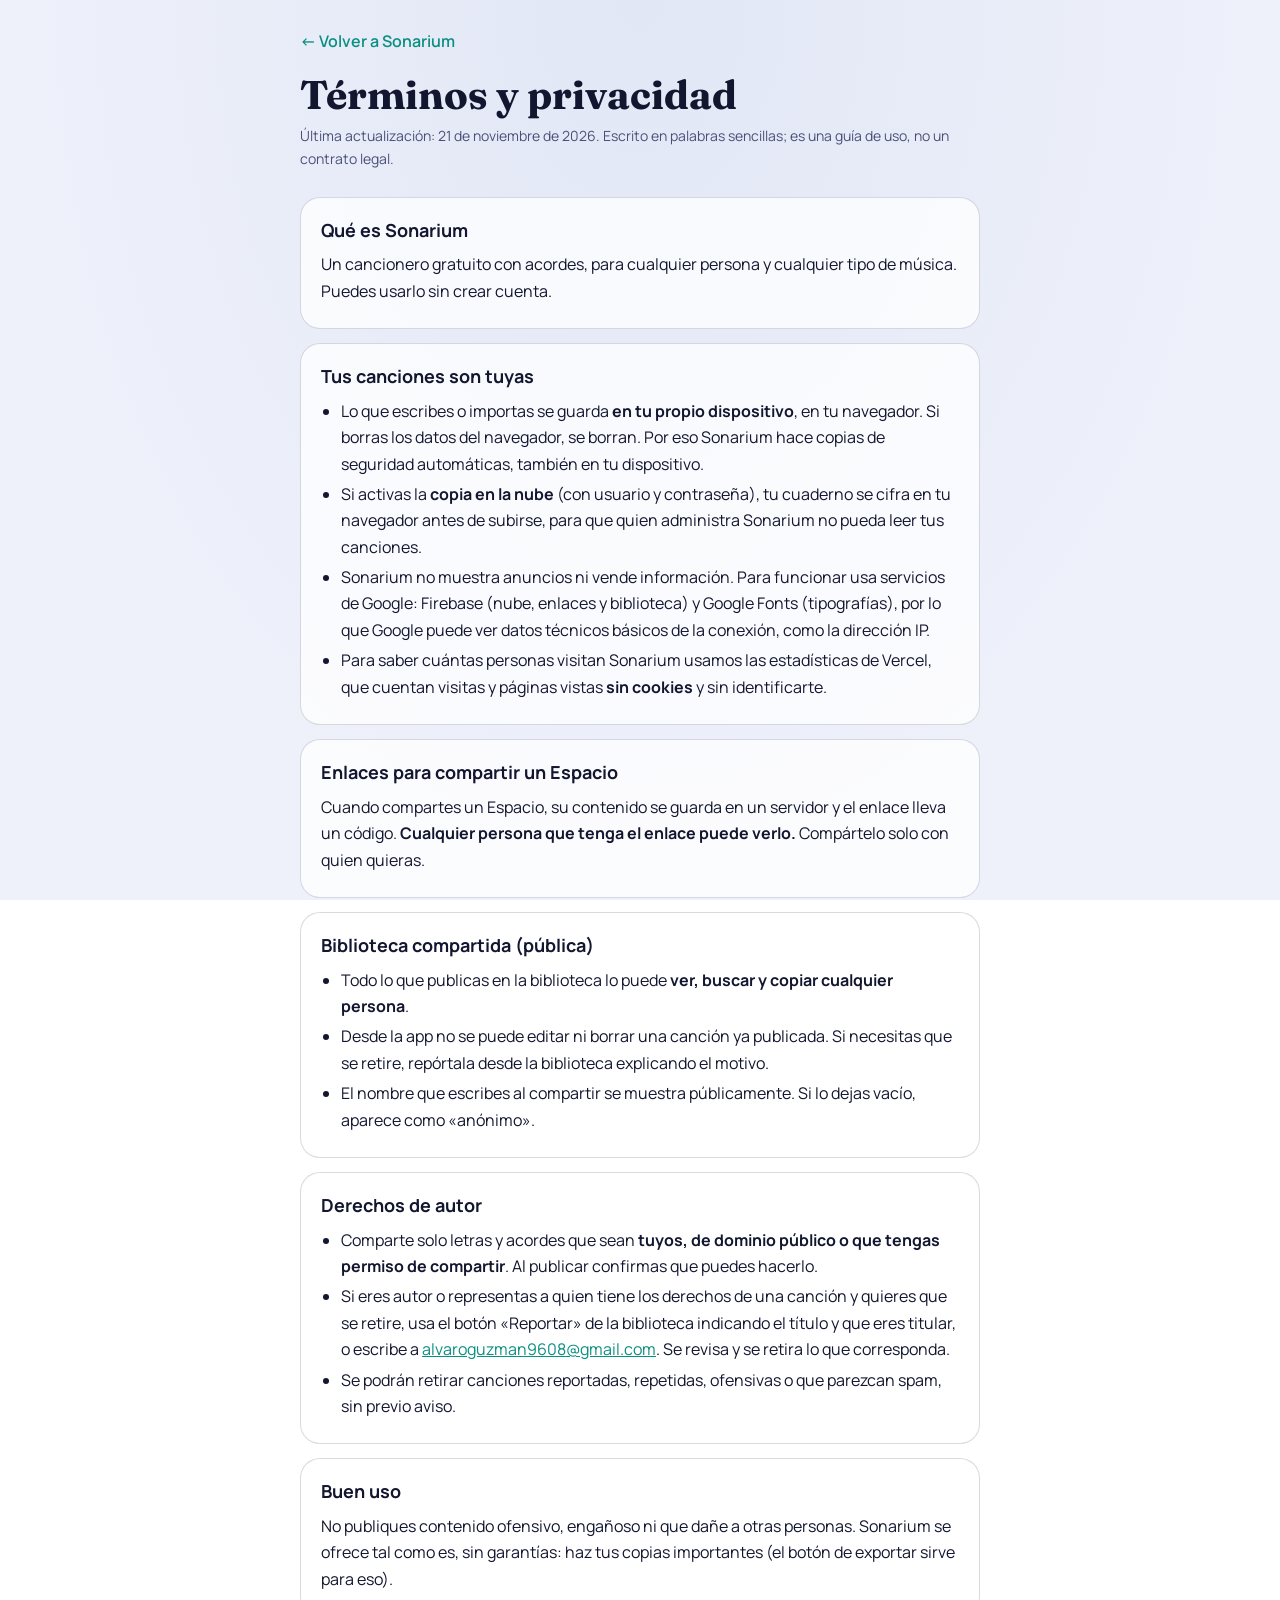
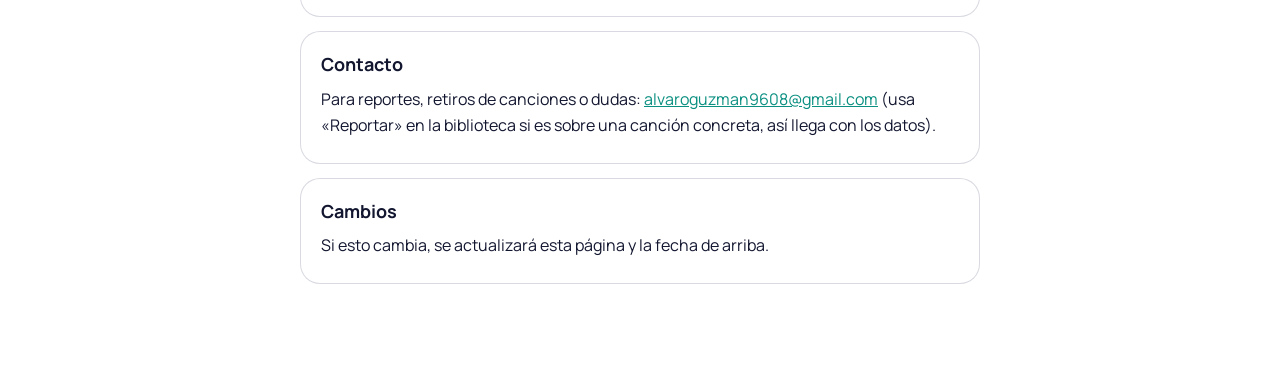
<file: terminos.html>
<!DOCTYPE html>
<html lang="es">
<head>
<meta charset="UTF-8">
<meta name="viewport" content="width=device-width, initial-scale=1.0">
<meta name="theme-color" content="#0c1024">
<meta name="description" content="Cómo funciona Sonarium: qué datos guarda, qué es público y cómo reportar o retirar una canción.">
<title>Términos y privacidad · Sonarium</title>
<link rel="icon" type="image/png" sizes="32x32" href="favicon-32.png?v=3">
<link rel="preconnect" href="https://fonts.googleapis.com">
<link href="https://fonts.googleapis.com/css2?family=Fraunces:opsz,wght@9..144,600;9..144,700&family=Manrope:wght@400;500;600;700&display=swap" rel="stylesheet">
<script>(function(){try{var t=localStorage.getItem("sonarium.tema");if(t==="light"||t==="dark"){document.documentElement.setAttribute("data-theme",t);var m=document.querySelector('meta[name="theme-color"]');if(m)m.setAttribute("content",t==="light"?"#eef1fa":"#0c1024");}}catch(e){}})();</script>
<style>
  :root{ --bg:#0c1024; --bg2:#151233; --ink:#eef0fb; --dim:#a7acc9; --accent:#2fd8c4; --card:rgba(255,255,255,.06); --line:rgba(255,255,255,.14); }
  /* tema: lo elegido en la app (sonarium.tema) manda; si es "auto" o no hay nada, se sigue al sistema */
  @media (prefers-color-scheme: light){ :root:not([data-theme]){ --bg:#eef1fa; --bg2:#e2e7f6; --ink:#12162f; --dim:#4a5078; --accent:#0a8f80; --card:rgba(255,255,255,.75); --line:rgba(20,26,70,.16); } }
  :root[data-theme="light"]{ --bg:#eef1fa; --bg2:#e2e7f6; --ink:#12162f; --dim:#4a5078; --accent:#0a8f80; --card:rgba(255,255,255,.75); --line:rgba(20,26,70,.16); color-scheme:light; }
  :root[data-theme="dark"]{ --bg:#0c1024; --bg2:#151233; --ink:#eef0fb; --dim:#a7acc9; --accent:#2fd8c4; --card:rgba(255,255,255,.06); --line:rgba(255,255,255,.14); color-scheme:dark; }
  *{ box-sizing:border-box; }
  body{ margin:0; font-family:'Manrope',system-ui,sans-serif; color:var(--ink); background:radial-gradient(ellipse at 50% 0%, var(--bg2), var(--bg) 70%) fixed; line-height:1.65; font-size:16px; }
  main{ max-width:720px; margin:0 auto; padding:28px 20px 72px; }
  a{ color:var(--accent); }
  .back{ display:inline-block; margin-bottom:18px; font-weight:600; text-decoration:none; }
  h1{ font-family:'Fraunces',serif; font-size:clamp(28px,6vw,40px); line-height:1.15; margin:0 0 6px; }
  .upd{ color:var(--dim); font-size:14px; margin:0 0 26px; }
  section{ background:var(--card); border:1px solid var(--line); border-radius:20px; padding:18px 20px; margin:14px 0; }
  h2{ font-size:18px; margin:0 0 6px; }
  p{ margin:6px 0; } ul{ margin:6px 0; padding-left:20px; } li{ margin:4px 0; }
  :focus-visible{ outline:3px solid var(--accent); outline-offset:2px; border-radius:6px; }
</style>
</head>
<body>
<main>
  <a class="back" href="./">← Volver a Sonarium</a>
  <h1>Términos y privacidad</h1>
  <p class="upd">Última actualización: 21 de noviembre de 2026. Escrito en palabras sencillas; es una guía de uso, no un contrato legal.</p>

  <section>
    <h2>Qué es Sonarium</h2>
    <p>Un cancionero gratuito con acordes, para cualquier persona y cualquier tipo de música. Puedes usarlo sin crear cuenta.</p>
  </section>

  <section>
    <h2>Tus canciones son tuyas</h2>
    <ul>
      <li>Lo que escribes o importas se guarda <b>en tu propio dispositivo</b>, en tu navegador. Si borras los datos del navegador, se borran. Por eso Sonarium hace copias de seguridad automáticas, también en tu dispositivo.</li>
      <li>Si activas la <b>copia en la nube</b> (con usuario y contraseña), tu cuaderno se cifra en tu navegador antes de subirse, para que quien administra Sonarium no pueda leer tus canciones.</li>
      <li>Sonarium no muestra anuncios ni vende información. Para funcionar usa servicios de Google: Firebase (nube, enlaces y biblioteca) y Google Fonts (tipografías), por lo que Google puede ver datos técnicos básicos de la conexión, como la dirección IP.</li>
      <li>Para saber cuántas personas visitan Sonarium usamos las estadísticas de Vercel, que cuentan visitas y páginas vistas <b>sin cookies</b> y sin identificarte.</li>
    </ul>
  </section>

  <section>
    <h2>Enlaces para compartir un Espacio</h2>
    <p>Cuando compartes un Espacio, su contenido se guarda en un servidor y el enlace lleva un código. <b>Cualquier persona que tenga el enlace puede verlo.</b> Compártelo solo con quien quieras.</p>
  </section>

  <section>
    <h2>Biblioteca compartida (pública)</h2>
    <ul>
      <li>Todo lo que publicas en la biblioteca lo puede <b>ver, buscar y copiar cualquier persona</b>.</li>
      <li>Desde la app no se puede editar ni borrar una canción ya publicada. Si necesitas que se retire, repórtala desde la biblioteca explicando el motivo.</li>
      <li>El nombre que escribes al compartir se muestra públicamente. Si lo dejas vacío, aparece como «anónimo».</li>
    </ul>
  </section>

  <section>
    <h2>Derechos de autor</h2>
    <ul>
      <li>Comparte solo letras y acordes que sean <b>tuyos, de dominio público o que tengas permiso de compartir</b>. Al publicar confirmas que puedes hacerlo.</li>
      <li>Si eres autor o representas a quien tiene los derechos de una canción y quieres que se retire, usa el botón «Reportar» de la biblioteca indicando el título y que eres titular, o escribe a <a class="mail" href="#">el correo de contacto</a>. Se revisa y se retira lo que corresponda.</li>
      <li>Se podrán retirar canciones reportadas, repetidas, ofensivas o que parezcan spam, sin previo aviso.</li>
    </ul>
  </section>

  <section>
    <h2>Buen uso</h2>
    <p>No publiques contenido ofensivo, engañoso ni que dañe a otras personas. Sonarium se ofrece tal como es, sin garantías: haz tus copias importantes (el botón de exportar sirve para eso).</p>
  </section>

  <section>
    <h2>Contacto</h2>
    <p>Para reportes, retiros de canciones o dudas: <a class="mail" href="#">escríbeme por correo</a> (usa «Reportar» en la biblioteca si es sobre una canción concreta, así llega con los datos).</p>
  </section>

  <section>
    <h2>Cambios</h2>
    <p>Si esto cambia, se actualizará esta página y la fecha de arriba.</p>
  </section>
</main>
<script>
  // el correo se arma aquí para que no lo recojan los robots de spam
  (function(){ var m = ["alvaroguzman9608", "gmail.com"].join("@"); document.querySelectorAll("a.mail").forEach(function(a){ a.href = "mailto:" + m + "?subject=" + encodeURIComponent("Sonarium: reporte"); a.textContent = m; }); })();
</script>
</body>
</html>
</file>
